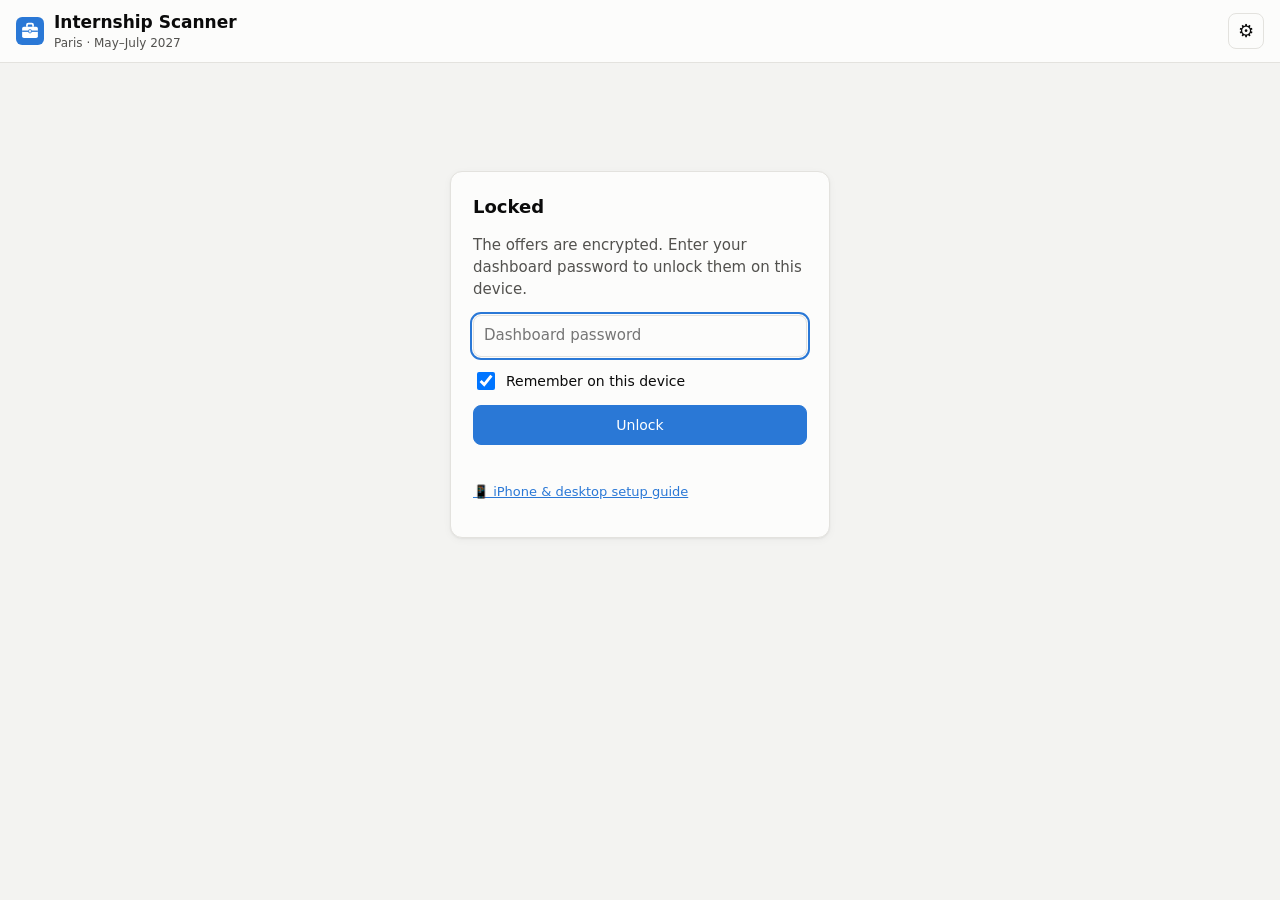
<file: docs/index.html>
<!DOCTYPE html>
<html lang="en">
<head>
<meta charset="utf-8">
<meta name="viewport" content="width=device-width, initial-scale=1, viewport-fit=cover">
<meta name="robots" content="noindex, nofollow">
<meta name="theme-color" content="#2a78d6">
<meta name="apple-mobile-web-app-capable" content="yes">
<meta name="apple-mobile-web-app-status-bar-style" content="default">
<meta name="apple-mobile-web-app-title" content="Internships">
<title>Internship Scanner</title>
<link rel="manifest" href="manifest.webmanifest">
<link rel="icon" href="icons/icon.svg" type="image/svg+xml">
<link rel="apple-touch-icon" href="icons/icon-180.png">
<link rel="stylesheet" href="styles.css">
</head>
<body>
<header class="topbar">
  <div class="brand">
    <img src="icons/icon.svg" alt="" width="28" height="28">
    <div>
      <h1>Internship Scanner</h1>
      <div class="sub" id="updated">Paris · May–July 2027</div>
    </div>
  </div>
  <div class="top-actions">
    <span class="sync" id="sync-state" title="Status sync"></span>
    <button class="icon-btn" id="btn-settings" aria-label="Settings">⚙︎</button>
  </div>
</header>

<!-- Lock screen -->
<main id="lock" class="lock" hidden>
  <div class="card lock-card">
    <h2>Locked</h2>
    <p class="muted">The offers are encrypted. Enter your dashboard password to unlock them on this device.</p>
    <form id="lock-form">
      <input type="password" id="lock-password" autocomplete="current-password" placeholder="Dashboard password" required>
      <label class="check"><input type="checkbox" id="lock-remember" checked> Remember on this device</label>
      <button type="submit" class="btn primary">Unlock</button>
      <div class="error" id="lock-error" role="alert"></div>
    </form>
    <p class="small"><a href="setup.html">📱 iPhone &amp; desktop setup guide</a></p>
  </div>
</main>

<main id="app" hidden>
  <div id="warnings"></div>

  <section class="stats" aria-label="Summary">
    <div class="stat"><div class="stat-label">New today</div><div class="stat-value" id="st-new">–</div></div>
    <div class="stat"><div class="stat-label">Total matches</div><div class="stat-value" id="st-total">–</div></div>
    <div class="stat"><div class="stat-label">Strong matches</div><div class="stat-value" id="st-strong">–</div></div>
    <div class="stat"><div class="stat-label">Applied</div><div class="stat-value" id="st-applied">–</div></div>
  </section>

  <nav class="tabs" role="tablist">
    <button role="tab" class="tab active" data-tab="offers">Offers</button>
    <button role="tab" class="tab" data-tab="elsewhere">Search elsewhere</button>
    <button role="tab" class="tab" data-tab="sources">Sources</button>
  </nav>

  <!-- OFFERS -->
  <section id="tab-offers">
    <div class="toolbar">
      <input type="search" id="q" placeholder="Search title, company, mission…" aria-label="Search">
      <select id="sort" aria-label="Sort">
        <option value="score">Sort: score</option>
        <option value="posted">Sort: date posted</option>
        <option value="deadline">Sort: deadline</option>
      </select>
      <button class="btn" id="btn-filters" aria-expanded="false">Filters <span id="filter-count"></span></button>
    </div>
    <div class="filters" id="filters" hidden>
      <label>Category
        <select id="f-cat"><option value="">All</option></select></label>
      <label>Status
        <select id="f-status"><option value="">All</option></select></label>
      <label>Source
        <select id="f-source"><option value="">All</option></select></label>
      <label>Language
        <select id="f-lang"><option value="">All</option><option value="en">English</option><option value="fr">French</option><option value="de">German</option><option value="unknown">Unknown</option></select></label>
      <label>Score from <output id="f-min-out">0</output>
        <input type="range" id="f-min" min="0" max="100" step="5" value="0"></label>
      <label>Score to <output id="f-max-out">100</output>
        <input type="range" id="f-max" min="0" max="100" step="5" value="100"></label>
      <label class="check"><input type="checkbox" id="f-new"> NEW only</label>
      <label class="check"><input type="checkbox" id="f-hide" checked> Hide applied / rejected / not interested</label>
      <label class="check"><input type="checkbox" id="f-unlisted"> Show offers no longer listed</label>
      <button class="btn" id="btn-reset">Reset filters</button>
    </div>
    <div class="result-count" id="result-count"></div>
    <div id="offers" class="offers"></div>
  </section>

  <!-- SEARCH ELSEWHERE -->
  <section id="tab-elsewhere" hidden>
    <p class="muted">LinkedIn and Indeed aren't scraped. These links open pre-filled searches (internship · Paris · last 24h) for each priority role.</p>
    <div id="elsewhere"></div>
    <h3>Companies without a public job feed</h3>
    <p class="muted">These companies use in-house career sites or Welcome to the Jungle, which can't be scanned legitimately. Check them directly.</p>
    <div id="company-links" class="link-grid"></div>
  </section>

  <!-- SOURCES -->
  <section id="tab-sources" hidden>
    <div id="sources"></div>
  </section>
</main>

<!-- Settings -->
<dialog id="settings">
  <form method="dialog" class="settings-form" id="settings-form">
    <h2>Settings</h2>
    <h3>Status sync across devices</h3>
    <p class="muted small">Statuses and notes are saved in your private repo <code id="state-repo-label"></code> through a fine-grained GitHub token that can only access that repo. Paste the token once per device; it stays in this browser only.</p>
    <label>State repository
      <input type="text" id="set-repo" placeholder="owner/internship-scanner-state" autocomplete="off"></label>
    <label>GitHub token
      <input type="password" id="set-token" placeholder="github_pat_…" autocomplete="off"></label>
    <div class="row">
      <button class="btn" id="btn-test" type="button">Test &amp; sync now</button>
      <span id="test-result" class="small"></span>
    </div>
    <p class="small"><a href="setup.html">📱 Setup guide: iPhone app, notifications, token</a></p>
    <h3>This device</h3>
    <div class="row">
      <button class="btn" id="btn-lock" type="button">Lock (forget password)</button>
      <button class="btn" id="btn-forget-token" type="button">Forget token</button>
    </div>
    <div class="row end">
      <button class="btn primary" id="btn-save" value="save">Save</button>
    </div>
  </form>
</dialog>

<template id="tpl-offer">
  <article class="offer card">
    <div class="offer-head">
      <div class="offer-title">
        <h3><a class="title-link" target="_blank" rel="noopener"></a></h3>
        <div class="meta"></div>
      </div>
      <div class="score" title="Score out of 100">
        <span class="score-num"></span>
        <span class="meter"><span class="meter-fill"></span></span>
      </div>
    </div>
    <div class="tags"></div>
    <div class="facts"></div>
    <p class="why"></p>
    <details class="more">
      <summary>Mission, skills &amp; score breakdown</summary>
      <h4>Mission</h4><ul class="mission"></ul>
      <h4>Required skills</h4><div class="skills"></div>
      <h4>Score breakdown</h4><div class="breakdown"></div>
    </details>
    <div class="offer-actions">
      <a class="btn primary apply" target="_blank" rel="noopener">Apply ↗</a>
      <select class="status" aria-label="Status"></select>
    </div>
    <textarea class="note" rows="1" placeholder="Personal note…" aria-label="Note"></textarea>
  </article>
</template>

<script src="app.js"></script>
</body>
</html>
</file>
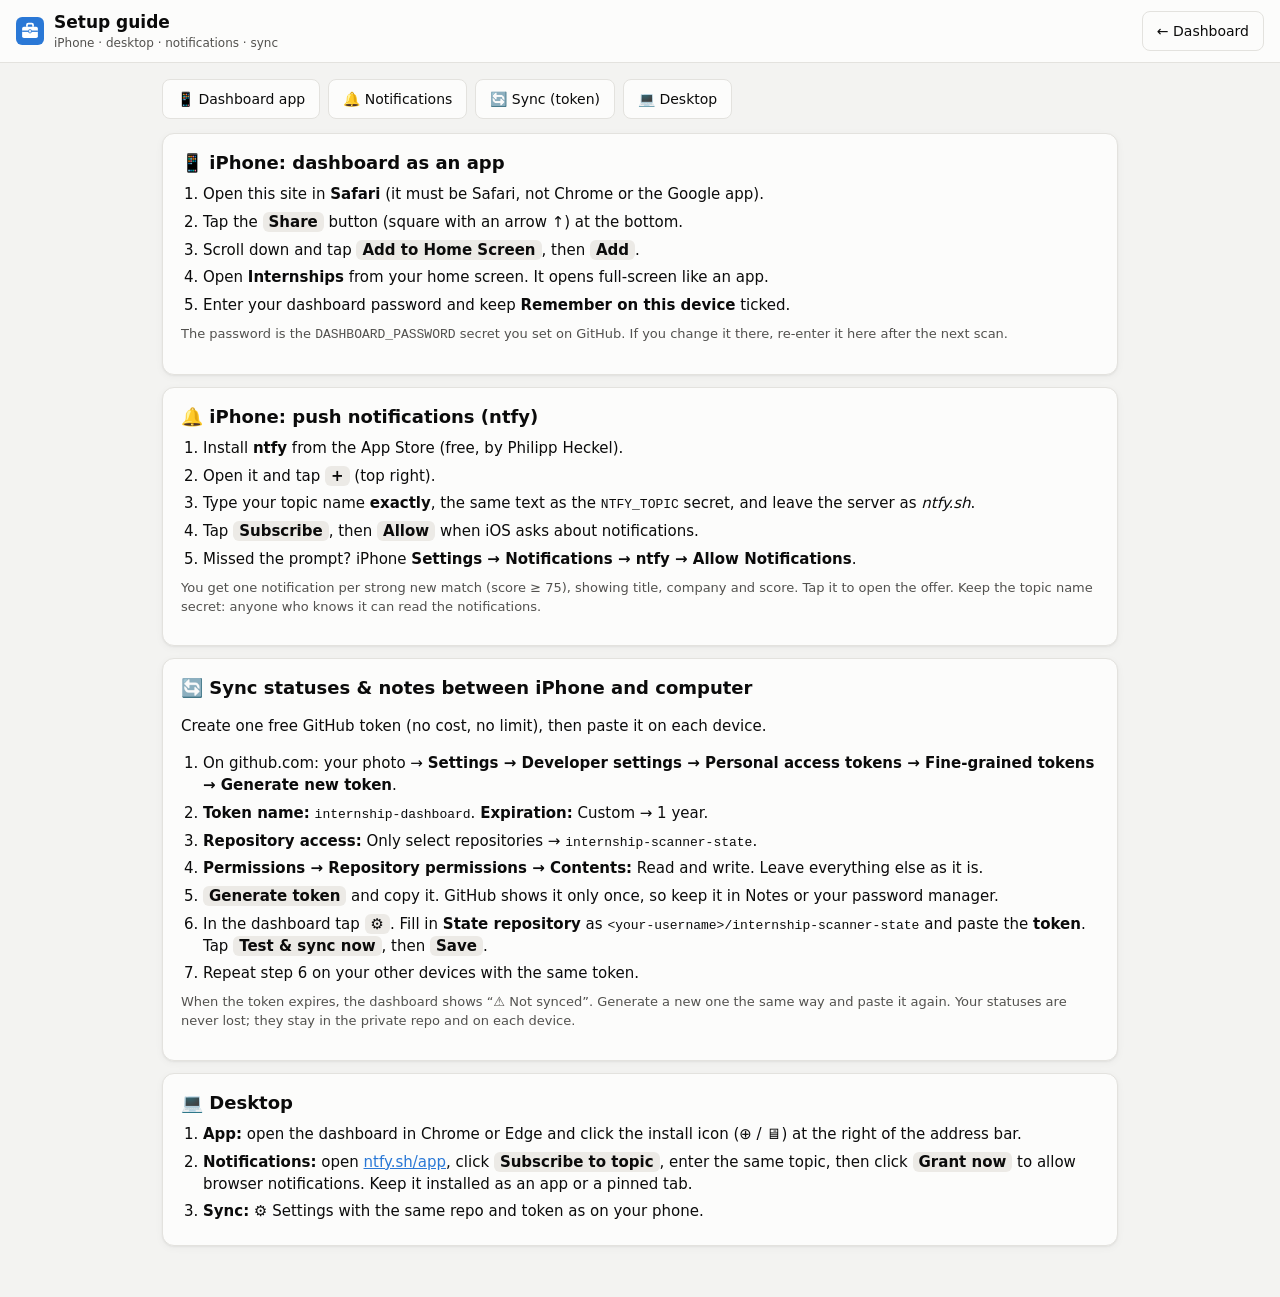
<file: docs/setup.html>
<!DOCTYPE html>
<html lang="en">
<head>
<meta charset="utf-8">
<meta name="viewport" content="width=device-width, initial-scale=1, viewport-fit=cover">
<meta name="robots" content="noindex, nofollow">
<meta name="theme-color" content="#2a78d6">
<title>Setup guide · Internship Scanner</title>
<link rel="icon" href="icons/icon.svg" type="image/svg+xml">
<link rel="apple-touch-icon" href="icons/icon-180.png">
<link rel="stylesheet" href="styles.css">
<style>
  .guide { padding: 16px 18px; margin-bottom: 12px; }
  .guide h2 { display: flex; gap: 8px; align-items: center; }
  .guide ol { padding-left: 22px; margin: 8px 0 0; }
  .guide li { margin: 6px 0; }
  .guide kbd { font: inherit; font-weight: 600; background: var(--chip); border-radius: 6px; padding: 1px 6px; }
  .note { font-size: 13px; color: var(--text-secondary); margin-top: 8px; }
  .toc { display: flex; flex-wrap: wrap; gap: 8px; margin: 4px 0 14px; }
</style>
</head>
<body>
<header class="topbar">
  <div class="brand">
    <img src="icons/icon.svg" alt="" width="28" height="28">
    <div><h1>Setup guide</h1><div class="sub">iPhone · desktop · notifications · sync</div></div>
  </div>
  <a class="btn" href="./">← Dashboard</a>
</header>
<main>
  <nav class="toc">
    <a class="btn" href="#app">📱 Dashboard app</a>
    <a class="btn" href="#notif">🔔 Notifications</a>
    <a class="btn" href="#sync">🔄 Sync (token)</a>
    <a class="btn" href="#desktop">💻 Desktop</a>
  </nav>

  <section class="card guide" id="app">
    <h2>📱 iPhone: dashboard as an app</h2>
    <ol>
      <li>Open this site in <b>Safari</b> (it must be Safari, not Chrome or the Google app).</li>
      <li>Tap the <kbd>Share</kbd> button (square with an arrow ↑) at the bottom.</li>
      <li>Scroll down and tap <kbd>Add to Home Screen</kbd>, then <kbd>Add</kbd>.</li>
      <li>Open <b>Internships</b> from your home screen. It opens full-screen like an app.</li>
      <li>Enter your dashboard password and keep <b>Remember on this device</b> ticked.</li>
    </ol>
    <p class="note">The password is the <code>DASHBOARD_PASSWORD</code> secret you set on GitHub. If you change it there, re-enter it here after the next scan.</p>
  </section>

  <section class="card guide" id="notif">
    <h2>🔔 iPhone: push notifications (ntfy)</h2>
    <ol>
      <li>Install <b>ntfy</b> from the App Store (free, by Philipp Heckel).</li>
      <li>Open it and tap <kbd>+</kbd> (top right).</li>
      <li>Type your topic name <b>exactly</b>, the same text as the <code>NTFY_TOPIC</code> secret, and leave the server as <i>ntfy.sh</i>.</li>
      <li>Tap <kbd>Subscribe</kbd>, then <kbd>Allow</kbd> when iOS asks about notifications.</li>
      <li>Missed the prompt? iPhone <b>Settings → Notifications → ntfy → Allow Notifications</b>.</li>
    </ol>
    <p class="note">You get one notification per strong new match (score ≥ 75), showing title, company and score. Tap it to open the offer. Keep the topic name secret: anyone who knows it can read the notifications.</p>
  </section>

  <section class="card guide" id="sync">
    <h2>🔄 Sync statuses &amp; notes between iPhone and computer</h2>
    <p>Create one free GitHub token (no cost, no limit), then paste it on each device.</p>
    <ol>
      <li>On github.com: your photo → <b>Settings → Developer settings → Personal access tokens → Fine-grained tokens → Generate new token</b>.</li>
      <li><b>Token name:</b> <code>internship-dashboard</code>. <b>Expiration:</b> Custom → 1 year.</li>
      <li><b>Repository access:</b> Only select repositories → <code>internship-scanner-state</code>.</li>
      <li><b>Permissions → Repository permissions → Contents:</b> Read and write. Leave everything else as it is.</li>
      <li><kbd>Generate token</kbd> and copy it. GitHub shows it only once, so keep it in Notes or your password manager.</li>
      <li>In the dashboard tap <kbd>⚙︎</kbd>. Fill in <b>State repository</b> as <code>&lt;your-username&gt;/internship-scanner-state</code> and paste the <b>token</b>. Tap <kbd>Test &amp; sync now</kbd>, then <kbd>Save</kbd>.</li>
      <li>Repeat step 6 on your other devices with the same token.</li>
    </ol>
    <p class="note">When the token expires, the dashboard shows “⚠ Not synced”. Generate a new one the same way and paste it again. Your statuses are never lost; they stay in the private repo and on each device.</p>
  </section>

  <section class="card guide" id="desktop">
    <h2>💻 Desktop</h2>
    <ol>
      <li><b>App:</b> open the dashboard in Chrome or Edge and click the install icon (⊕ / 🖥) at the right of the address bar.</li>
      <li><b>Notifications:</b> open <a href="https://ntfy.sh/app" target="_blank" rel="noopener">ntfy.sh/app</a>, click <kbd>Subscribe to topic</kbd>, enter the same topic, then click <kbd>Grant now</kbd> to allow browser notifications. Keep it installed as an app or a pinned tab.</li>
      <li><b>Sync:</b> ⚙︎ Settings with the same repo and token as on your phone.</li>
    </ol>
  </section>
</main>
</body>
</html>
</file>
<file: docs/styles.css>
:root {
  --surface-0: #f3f3f1;
  --surface-1: #fcfcfb;
  --border: #e3e2de;
  --text-primary: #0b0b0b;
  --text-secondary: #52514e;
  --text-muted: #77756f;
  --accent: #2a78d6;
  --accent-weak: #d5e6fa;
  --accent-ink: #ffffff;
  --warn: #fab219;
  --critical: #d03b3b;
  --good: #0ca30c;
  --chip: #eceae6;
  --radius: 12px;
  --shadow: 0 1px 2px rgba(0,0,0,.05), 0 2px 8px rgba(0,0,0,.04);
  color-scheme: light dark;
}
@media (prefers-color-scheme: dark) {
  :root {
    --surface-0: #111110;
    --surface-1: #1a1a19;
    --border: #2e2d2b;
    --text-primary: #f0efec;
    --text-secondary: #c3c2b7;
    --text-muted: #9a988f;
    --accent: #3987e5;
    --accent-weak: #1d3a5f;
    --chip: #272624;
    --shadow: none;
  }
}
* { box-sizing: border-box; }
[hidden] { display: none !important; }
html { -webkit-text-size-adjust: 100%; }
body {
  margin: 0; background: var(--surface-0); color: var(--text-primary);
  font: 15px/1.45 system-ui, -apple-system, "Segoe UI", Roboto, sans-serif;
  padding-bottom: env(safe-area-inset-bottom);
}
a { color: var(--accent); }
h1 { font-size: 17px; margin: 0; }
h2 { font-size: 18px; margin: 0 0 8px; }
h3 { font-size: 15px; margin: 18px 0 6px; }
h4 { font-size: 12px; text-transform: uppercase; letter-spacing: .04em; color: var(--text-muted); margin: 12px 0 4px; }
.muted { color: var(--text-secondary); }
.small { font-size: 13px; }
code { font-size: 13px; }

/* top bar */
.topbar {
  position: sticky; top: 0; z-index: 10; display: flex; align-items: center; justify-content: space-between;
  padding: calc(10px + env(safe-area-inset-top)) 16px 10px; background: var(--surface-1);
  border-bottom: 1px solid var(--border);
}
.brand { display: flex; gap: 10px; align-items: center; }
.sub { font-size: 12px; color: var(--text-secondary); }
.top-actions { display: flex; gap: 8px; align-items: center; }
.sync { font-size: 12px; color: var(--text-muted); }
.icon-btn { background: none; border: 1px solid var(--border); border-radius: 8px; width: 36px; height: 36px; font-size: 18px; color: var(--text-primary); cursor: pointer; }

main { max-width: 980px; margin: 0 auto; padding: 12px 12px 40px; }
.card { background: var(--surface-1); border: 1px solid var(--border); border-radius: var(--radius); box-shadow: var(--shadow); }

/* lock */
.lock { display: flex; justify-content: center; padding-top: 12vh; }
.lock-card { padding: 22px; width: 100%; max-width: 380px; }
.lock-card form { display: grid; gap: 12px; margin-top: 14px; }
.error { color: var(--critical); font-size: 13px; min-height: 1em; }

/* inputs */
input[type=search], input[type=text], input[type=password], select, textarea {
  font: inherit; color: var(--text-primary); background: var(--surface-1);
  border: 1px solid var(--border); border-radius: 8px; padding: 9px 10px; min-height: 40px; width: 100%;
}
textarea { resize: vertical; min-height: 40px; }
input:focus, select:focus, textarea:focus, button:focus-visible, a:focus-visible { outline: 2px solid var(--accent); outline-offset: 1px; }
.btn {
  font: inherit; font-size: 14px; display: inline-flex; align-items: center; justify-content: center; gap: 6px;
  min-height: 40px; padding: 8px 14px; border-radius: 8px; border: 1px solid var(--border);
  background: var(--surface-1); color: var(--text-primary); cursor: pointer; text-decoration: none; white-space: nowrap;
}
.btn.primary { background: var(--accent); border-color: var(--accent); color: var(--accent-ink); }
.check { display: flex; gap: 8px; align-items: center; font-size: 14px; }
.check input { width: 18px; height: 18px; }

/* warnings */
.banner { border-radius: 10px; padding: 10px 12px; margin-bottom: 10px; font-size: 14px; border: 1px solid; }
.banner.warn { background: color-mix(in srgb, var(--warn) 14%, var(--surface-1)); border-color: color-mix(in srgb, var(--warn) 60%, var(--border)); }
.banner.info { background: var(--accent-weak); border-color: color-mix(in srgb, var(--accent) 40%, var(--border)); }
.banner b::before { content: "⚠ "; }
.banner.info b::before { content: "ⓘ "; }

/* stats */
.stats { display: grid; grid-template-columns: repeat(4, 1fr); gap: 8px; margin: 4px 0 12px; }
.stat { background: var(--surface-1); border: 1px solid var(--border); border-radius: 10px; padding: 10px 12px; }
.stat-label { font-size: 12px; color: var(--text-secondary); }
.stat-value { font-size: 24px; font-weight: 600; font-variant-numeric: tabular-nums; }
@media (max-width: 560px) {
  .stats { grid-template-columns: repeat(2, 1fr); }
  .stat-value { font-size: 20px; }
}

/* tabs */
.tabs { display: flex; gap: 4px; border-bottom: 1px solid var(--border); margin-bottom: 12px; overflow-x: auto; }
.tab { background: none; border: none; padding: 10px 12px; font: inherit; font-size: 14px; color: var(--text-secondary); cursor: pointer; border-bottom: 2px solid transparent; white-space: nowrap; }
.tab.active { color: var(--text-primary); border-bottom-color: var(--accent); font-weight: 600; }

/* toolbar & filters */
.toolbar { display: grid; grid-template-columns: 1fr auto auto; gap: 8px; }
.toolbar select { width: auto; }
.filters { display: grid; grid-template-columns: repeat(auto-fill, minmax(200px, 1fr)); gap: 10px 14px; margin-top: 10px; padding: 12px; background: var(--surface-1); border: 1px solid var(--border); border-radius: 10px; }
.filters label { display: grid; gap: 4px; font-size: 13px; color: var(--text-secondary); }
.filters label.check { display: flex; color: var(--text-primary); }
input[type=range] { width: 100%; accent-color: var(--accent); }
@media (max-width: 560px) {
  .toolbar { grid-template-columns: 1fr 1fr; }
  .toolbar input[type=search] { grid-column: 1 / -1; }
  .toolbar select { width: 100%; }
}
.result-count { font-size: 13px; color: var(--text-secondary); margin: 10px 2px; }

/* offers */
.offers { display: grid; gap: 10px; }
.offer { padding: 14px; }
.offer.unlisted { opacity: .7; }
.offer-head { display: flex; gap: 12px; justify-content: space-between; align-items: flex-start; }
.offer-title h3 { margin: 0; font-size: 16px; line-height: 1.3; }
.offer-title h3 a { color: var(--text-primary); text-decoration: none; }
.offer-title h3 a:hover { text-decoration: underline; }
.meta { font-size: 13px; color: var(--text-secondary); margin-top: 3px; }
.score { display: grid; justify-items: end; gap: 4px; min-width: 56px; }
.score-num { font-size: 22px; font-weight: 700; font-variant-numeric: tabular-nums; line-height: 1; }
.meter { display: block; width: 56px; height: 4px; border-radius: 2px; background: var(--accent-weak); overflow: hidden; }
.meter-fill { display: block; height: 100%; background: var(--accent); border-radius: 2px; }
.tags { display: flex; flex-wrap: wrap; gap: 6px; margin: 10px 0 4px; }
.tag { font-size: 12px; padding: 2px 8px; border-radius: 999px; background: var(--chip); color: var(--text-secondary); white-space: nowrap; }
.tag.new { background: var(--accent); color: var(--accent-ink); font-weight: 600; }
.tag.cat { background: var(--accent-weak); color: var(--text-primary); }
.tag.flag { border: 1px dashed var(--border); background: transparent; }
.facts { display: grid; grid-template-columns: repeat(auto-fit, minmax(150px, 1fr)); gap: 6px 14px; margin: 10px 0; font-size: 13px; }
.fact span { display: block; color: var(--text-muted); font-size: 11px; text-transform: uppercase; letter-spacing: .04em; }
.why { margin: 8px 0; padding: 8px 10px; border-left: 3px solid var(--accent); background: color-mix(in srgb, var(--accent-weak) 45%, var(--surface-1)); border-radius: 0 8px 8px 0; font-size: 14px; }
.why::before { content: "Why I fit · "; font-weight: 600; }
.more summary { cursor: pointer; font-size: 13px; color: var(--accent); padding: 4px 0; min-height: 32px; display: flex; align-items: center; }
.mission { margin: 0; padding-left: 18px; font-size: 14px; }
.mission li { margin: 2px 0; }
.skills { display: flex; flex-wrap: wrap; gap: 6px; }
.breakdown { display: grid; gap: 6px; font-size: 13px; max-width: 360px; }
.bd-row { display: grid; grid-template-columns: 70px 1fr 32px; gap: 8px; align-items: center; }
.bd-row .meter { width: 100%; }
.bd-row b { text-align: right; font-variant-numeric: tabular-nums; font-weight: 500; }
.bd-note { color: var(--text-muted); font-size: 12px; }
.offer-actions { display: grid; grid-template-columns: auto 1fr; gap: 8px; margin-top: 10px; }
.note { margin-top: 8px; font-size: 14px; }
.empty { text-align: center; color: var(--text-secondary); padding: 40px 10px; }

/* elsewhere & sources */
.link-group { margin-bottom: 14px; }
.link-grid { display: flex; flex-wrap: wrap; gap: 8px; }
.link-grid .btn { font-size: 13px; }
.src-table { width: 100%; border-collapse: collapse; font-size: 14px; background: var(--surface-1); border-radius: 10px; overflow: hidden; }
.src-table th, .src-table td { text-align: left; padding: 8px 10px; border-bottom: 1px solid var(--border); vertical-align: top; }
.src-table td.num { text-align: right; font-variant-numeric: tabular-nums; }
.state-ok::before { content: "✓ "; color: var(--good); }
.state-failed::before, .state-partial::before { content: "⚠ "; color: var(--critical); }
.state-off::before { content: "– "; color: var(--text-muted); }

/* settings */
dialog { border: 1px solid var(--border); border-radius: 14px; padding: 0; max-width: 460px; width: calc(100% - 24px); background: var(--surface-1); color: var(--text-primary); }
dialog::backdrop { background: rgba(0,0,0,.4); }
.settings-form { padding: 18px; display: grid; gap: 10px; }
.settings-form label { display: grid; gap: 4px; font-size: 13px; color: var(--text-secondary); }
.row { display: flex; gap: 8px; flex-wrap: wrap; align-items: center; }
.row.end { justify-content: flex-end; }

/* ---- keep the page centred on phones: nothing may be wider than the screen ---- */
html, body { max-width: 100%; overflow-x: hidden; overscroll-behavior-x: none; }
body { touch-action: pan-y pinch-zoom; }          /* vertical scroll only (zoom still works) */
main, .card, .offer, .offer-head, .offer-title, .facts > *, .toolbar > *, .filters > * { min-width: 0; }
.offer, .card, .why, .mission, .skills, .facts, .meta { overflow-wrap: anywhere; word-break: break-word; }
.tag { white-space: normal; max-width: 100%; }
.src-table { display: block; overflow-x: auto; max-width: 100%; }
img, video, table, pre { max-width: 100%; }
</file>
